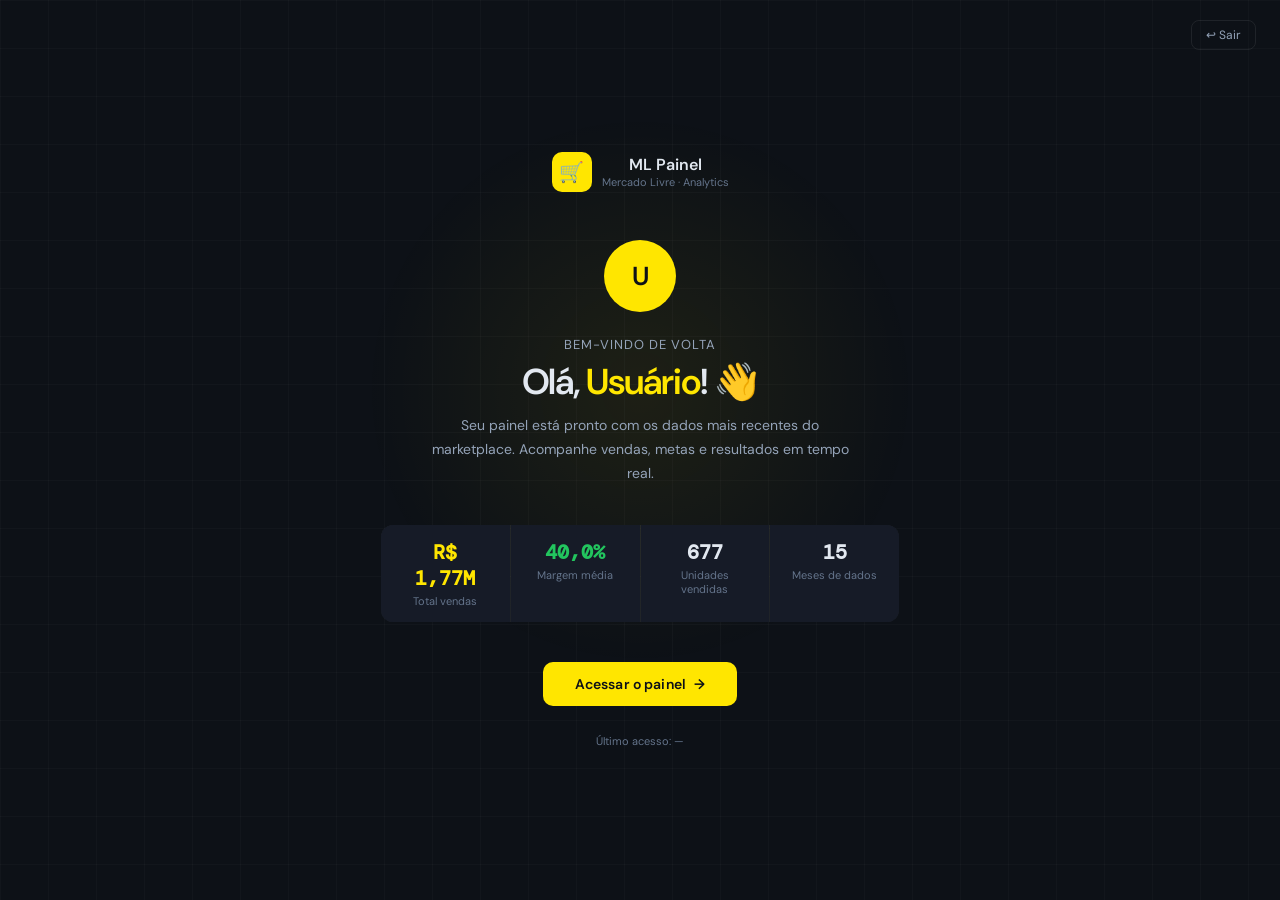
<file: welcome.html>
<!DOCTYPE html>
<html lang="pt-BR">
<head>
  <meta charset="UTF-8" />
  <meta name="viewport" content="width=device-width, initial-scale=1.0" />
  <title>Bem-vindo · ML Painel</title>
  <link rel="preconnect" href="https://fonts.googleapis.com" />
  <link href="https://fonts.googleapis.com/css2?family=DM+Sans:wght@300;400;500;600&family=DM+Mono:wght@400;500&display=swap" rel="stylesheet" />
  <style>
    *, *::before, *::after { box-sizing: border-box; margin: 0; padding: 0; }

    :root {
      --bg:      #0d1117;
      --bg2:     #161b27;
      --bg3:     #1e2535;
      --border:  rgba(255,255,255,0.08);
      --text:    #e2e8f0;
      --muted:   #64748b;
      --muted2:  #94a3b8;
      --accent:  #FFE600;
      --green:   #22c55e;
      --blue:    #3b82f6;
    }

    html, body {
      height: 100%;
      background: var(--bg);
      color: var(--text);
      font-family: 'DM Sans', sans-serif;
      -webkit-font-smoothing: antialiased;
      overflow: hidden;
    }

    /* ── BACKGROUND GRID ── */
    body::before {
      content: '';
      position: fixed; inset: 0;
      background-image:
        linear-gradient(rgba(255,255,255,0.025) 1px, transparent 1px),
        linear-gradient(90deg, rgba(255,255,255,0.025) 1px, transparent 1px);
      background-size: 48px 48px;
      pointer-events: none;
      z-index: 0;
    }

    /* ── GLOW ── */
    .glow {
      position: fixed;
      top: 50%; left: 50%;
      transform: translate(-50%, -60%);
      width: 600px; height: 600px;
      border-radius: 50%;
      background: radial-gradient(circle, rgba(255,230,0,0.07) 0%, transparent 65%);
      pointer-events: none;
      z-index: 0;
    }

    /* ── MAIN ── */
    .wrap {
      position: relative; z-index: 1;
      height: 100vh;
      display: flex;
      flex-direction: column;
      align-items: center;
      justify-content: center;
      padding: 2rem;
      text-align: center;
    }

    /* ── LOGO ── */
    .logo {
      display: flex; align-items: center; gap: 10px;
      margin-bottom: 3rem;
      opacity: 0;
      animation: fadeUp 0.6s ease 0.1s forwards;
    }
    .logo-badge {
      width: 40px; height: 40px;
      background: var(--accent);
      border-radius: 10px;
      display: flex; align-items: center; justify-content: center;
      font-size: 20px;
    }
    .logo-name { font-size: 16px; font-weight: 600; color: var(--text); }
    .logo-sub  { font-size: 11px; color: var(--muted); }

    /* ── AVATAR ── */
    .avatar {
      width: 72px; height: 72px;
      border-radius: 50%;
      background: var(--bg2);
      border: 2px solid rgba(255,230,0,0.3);
      display: flex; align-items: center; justify-content: center;
      font-size: 28px;
      margin: 0 auto 1.5rem;
      opacity: 0;
      animation: fadeUp 0.6s ease 0.2s forwards;
    }

    /* ── TEXTS ── */
    .greeting {
      font-size: 13px;
      color: var(--muted2);
      letter-spacing: 0.08em;
      text-transform: uppercase;
      margin-bottom: 8px;
      opacity: 0;
      animation: fadeUp 0.6s ease 0.3s forwards;
    }

    .welcome-title {
      font-size: 36px;
      font-weight: 600;
      letter-spacing: -0.03em;
      line-height: 1.15;
      margin-bottom: 12px;
      opacity: 0;
      animation: fadeUp 0.6s ease 0.4s forwards;
    }
    .welcome-title span { color: var(--accent); }

    .welcome-sub {
      font-size: 14px;
      color: var(--muted2);
      line-height: 1.7;
      max-width: 420px;
      margin: 0 auto 2.5rem;
      opacity: 0;
      animation: fadeUp 0.6s ease 0.5s forwards;
    }

    /* ── STATS ROW ── */
    .stats {
      display: flex;
      gap: 1px;
      background: var(--border);
      border-radius: 12px;
      overflow: hidden;
      margin-bottom: 2.5rem;
      opacity: 0;
      animation: fadeUp 0.6s ease 0.6s forwards;
    }
    .stat {
      flex: 1;
      background: var(--bg2);
      padding: 14px 20px;
    }
    .stat-val  { font-size: 20px; font-weight: 600; color: var(--text); font-family: 'DM Mono', monospace; }
    .stat-label { font-size: 11px; color: var(--muted); margin-top: 3px; }
    .stat-val.green { color: var(--green); }
    .stat-val.amber { color: var(--accent); }

    /* ── BUTTON ── */
    .btn-enter {
      display: inline-flex;
      align-items: center;
      gap: 8px;
      padding: 13px 32px;
      background: var(--accent);
      color: #0d1117;
      border: none;
      border-radius: 10px;
      font-size: 14px;
      font-weight: 600;
      font-family: 'DM Sans', sans-serif;
      cursor: pointer;
      transition: opacity 0.15s, transform 0.1s;
      letter-spacing: 0.01em;
      opacity: 0;
      animation: fadeUp 0.6s ease 0.75s forwards;
    }
    .btn-enter:hover  { opacity: 0.88; }
    .btn-enter:active { transform: scale(0.97); }
    .btn-arrow { transition: transform 0.2s; }
    .btn-enter:hover .btn-arrow { transform: translateX(3px); }

    /* ── LOGIN TIME ── */
    .login-info {
      margin-top: 1.75rem;
      font-size: 11px;
      color: var(--muted);
      opacity: 0;
      animation: fadeUp 0.6s ease 0.85s forwards;
    }

    /* ── LOGOUT ── */
    .btn-logout {
      position: fixed;
      top: 1.25rem; right: 1.5rem;
      background: none;
      border: 1px solid var(--border);
      border-radius: 8px;
      color: var(--muted2);
      font-size: 12px;
      font-family: 'DM Sans', sans-serif;
      padding: 6px 14px;
      cursor: pointer;
      transition: border-color 0.15s, color 0.15s;
      z-index: 10;
    }
    .btn-logout:hover { border-color: var(--border2); color: var(--text); }

    /* ── ANIMATIONS ── */
    @keyframes fadeUp {
      from { opacity: 0; transform: translateY(16px); }
      to   { opacity: 1; transform: translateY(0); }
    }
  </style>
</head>
<body>

<div class="glow"></div>

<button class="btn-logout" id="btnLogout">↩ Sair</button>

<div class="wrap">

  <div class="logo">
    <div class="logo-badge">🛒</div>
    <div>
      <div class="logo-name">ML Painel</div>
      <div class="logo-sub">Mercado Livre · Analytics</div>
    </div>
  </div>

  <div class="avatar" id="avatarEl">👤</div>

  <div class="greeting">Bem-vindo de volta</div>

  <div class="welcome-title">
    Olá, <span id="userName">usuário</span>! 👋
  </div>

  <div class="welcome-sub">
    Seu painel está pronto com os dados mais recentes do marketplace.
    Acompanhe vendas, metas e resultados em tempo real.
  </div>

  <div class="stats">
    <div class="stat">
      <div class="stat-val amber">R$ 1,77M</div>
      <div class="stat-label">Total vendas</div>
    </div>
    <div class="stat">
      <div class="stat-val green">40,0%</div>
      <div class="stat-label">Margem média</div>
    </div>
    <div class="stat">
      <div class="stat-val">677</div>
      <div class="stat-label">Unidades vendidas</div>
    </div>
    <div class="stat">
      <div class="stat-val">15</div>
      <div class="stat-label">Meses de dados</div>
    </div>
  </div>

  <button class="btn-enter" id="btnEnter">
    Acessar o painel <span class="btn-arrow">→</span>
  </button>

  <div class="login-info" id="loginInfo">Último acesso: —</div>

</div>

<script>
  // Verifica sessão
  const raw = sessionStorage.getItem('ml_user');
  if (!raw) { sessionStorage.setItem('ml_user', JSON.stringify({name:'demo', email:'demo@demo.com'})); }

  const user = JSON.parse(raw || '{}');

  // Preenche nome
  const name     = user.name || user.email || 'usuário';
  const nameDisp = name.charAt(0).toUpperCase() + name.slice(1);
  document.getElementById('userName').textContent = nameDisp;

  // Avatar com inicial
  const avatarEl = document.getElementById('avatarEl');
  avatarEl.textContent = nameDisp.charAt(0).toUpperCase();
  avatarEl.style.fontSize = '26px';
  avatarEl.style.fontWeight = '600';
  avatarEl.style.color = '#0d1117';
  avatarEl.style.background = 'var(--accent)';

  // Data/hora do login
  if (user.loginAt) {
    const dt = new Date(user.loginAt);
    document.getElementById('loginInfo').textContent =
      'Acesso em ' + dt.toLocaleDateString('pt-BR') + ' às ' + dt.toLocaleTimeString('pt-BR', { hour: '2-digit', minute: '2-digit' });
  }

  // Ir para o painel
  document.getElementById('btnEnter').addEventListener('click', () => {
    window.location.href = 'index.html';
  });

  // Logout
  document.getElementById('btnLogout').addEventListener('click', () => {
    sessionStorage.removeItem('ml_user');
    window.location.href = 'login.html';
  });
</script>
</body>
</html>
</file>
